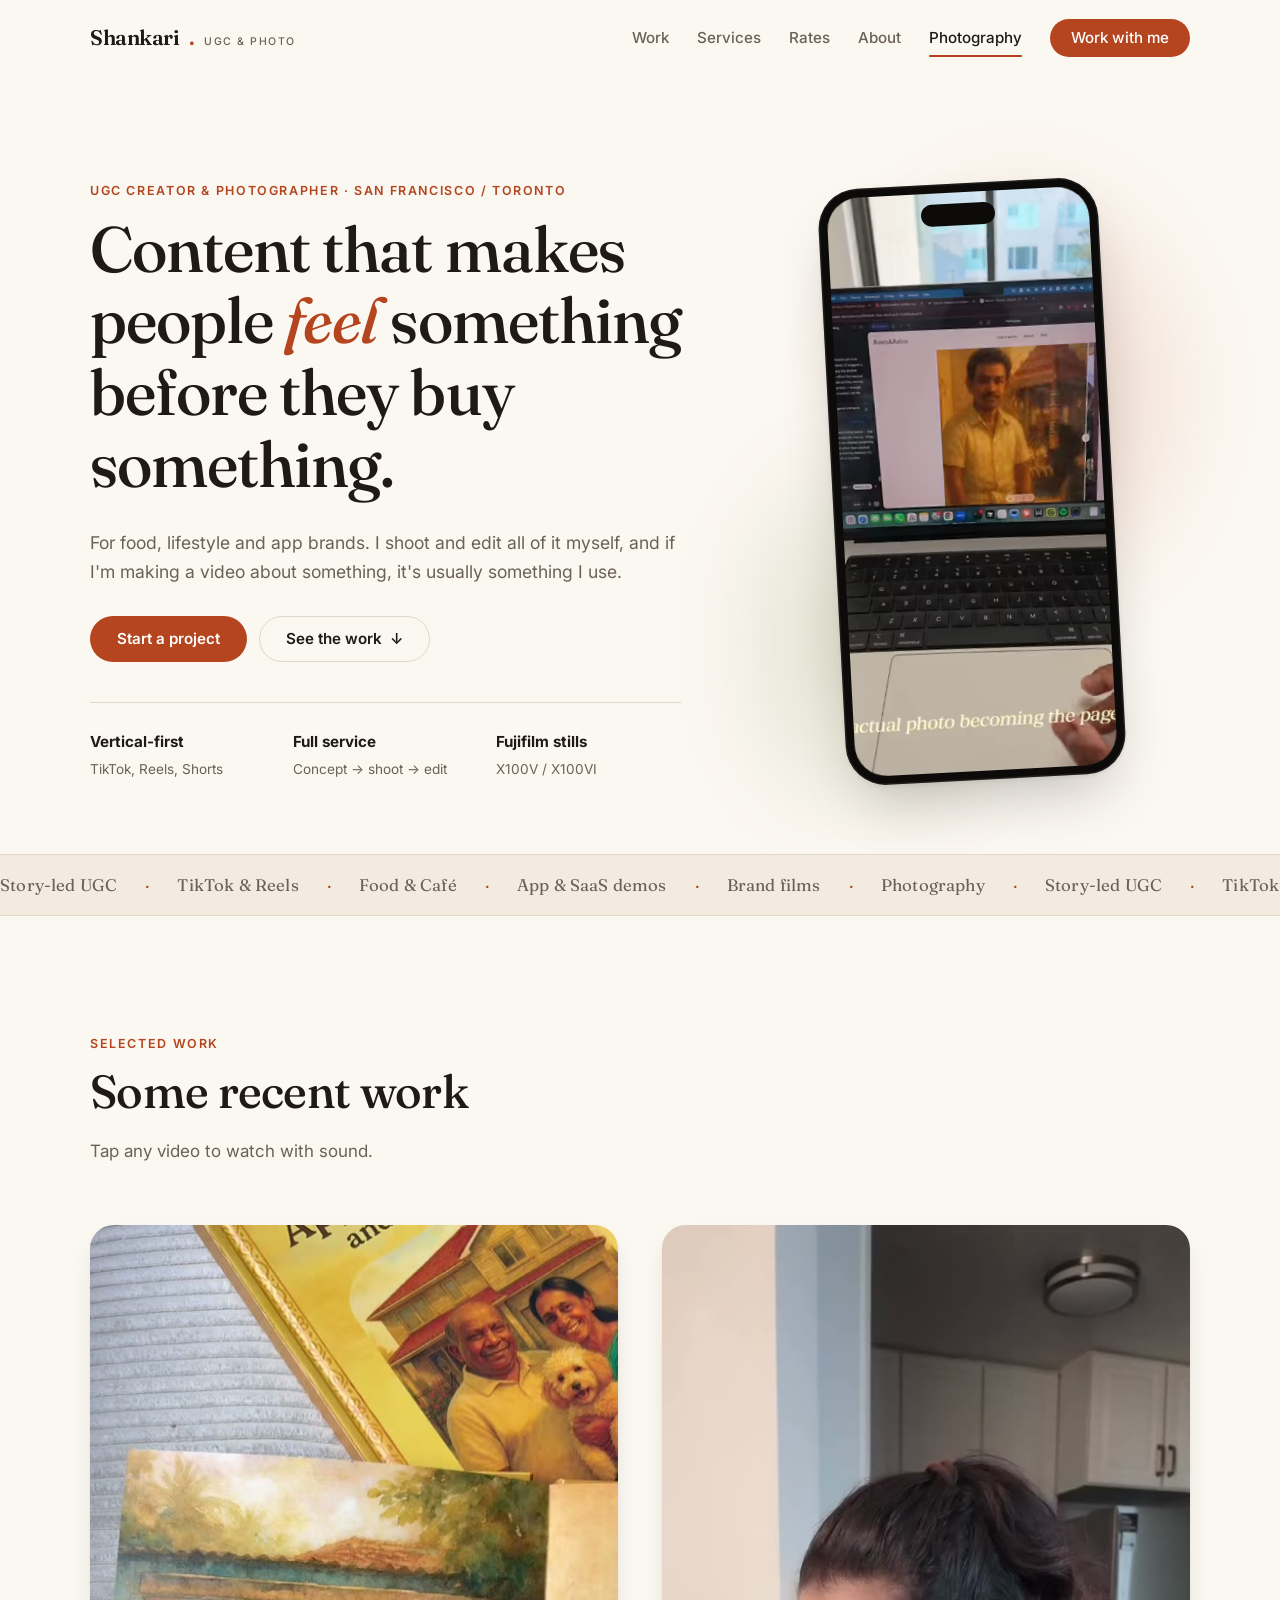
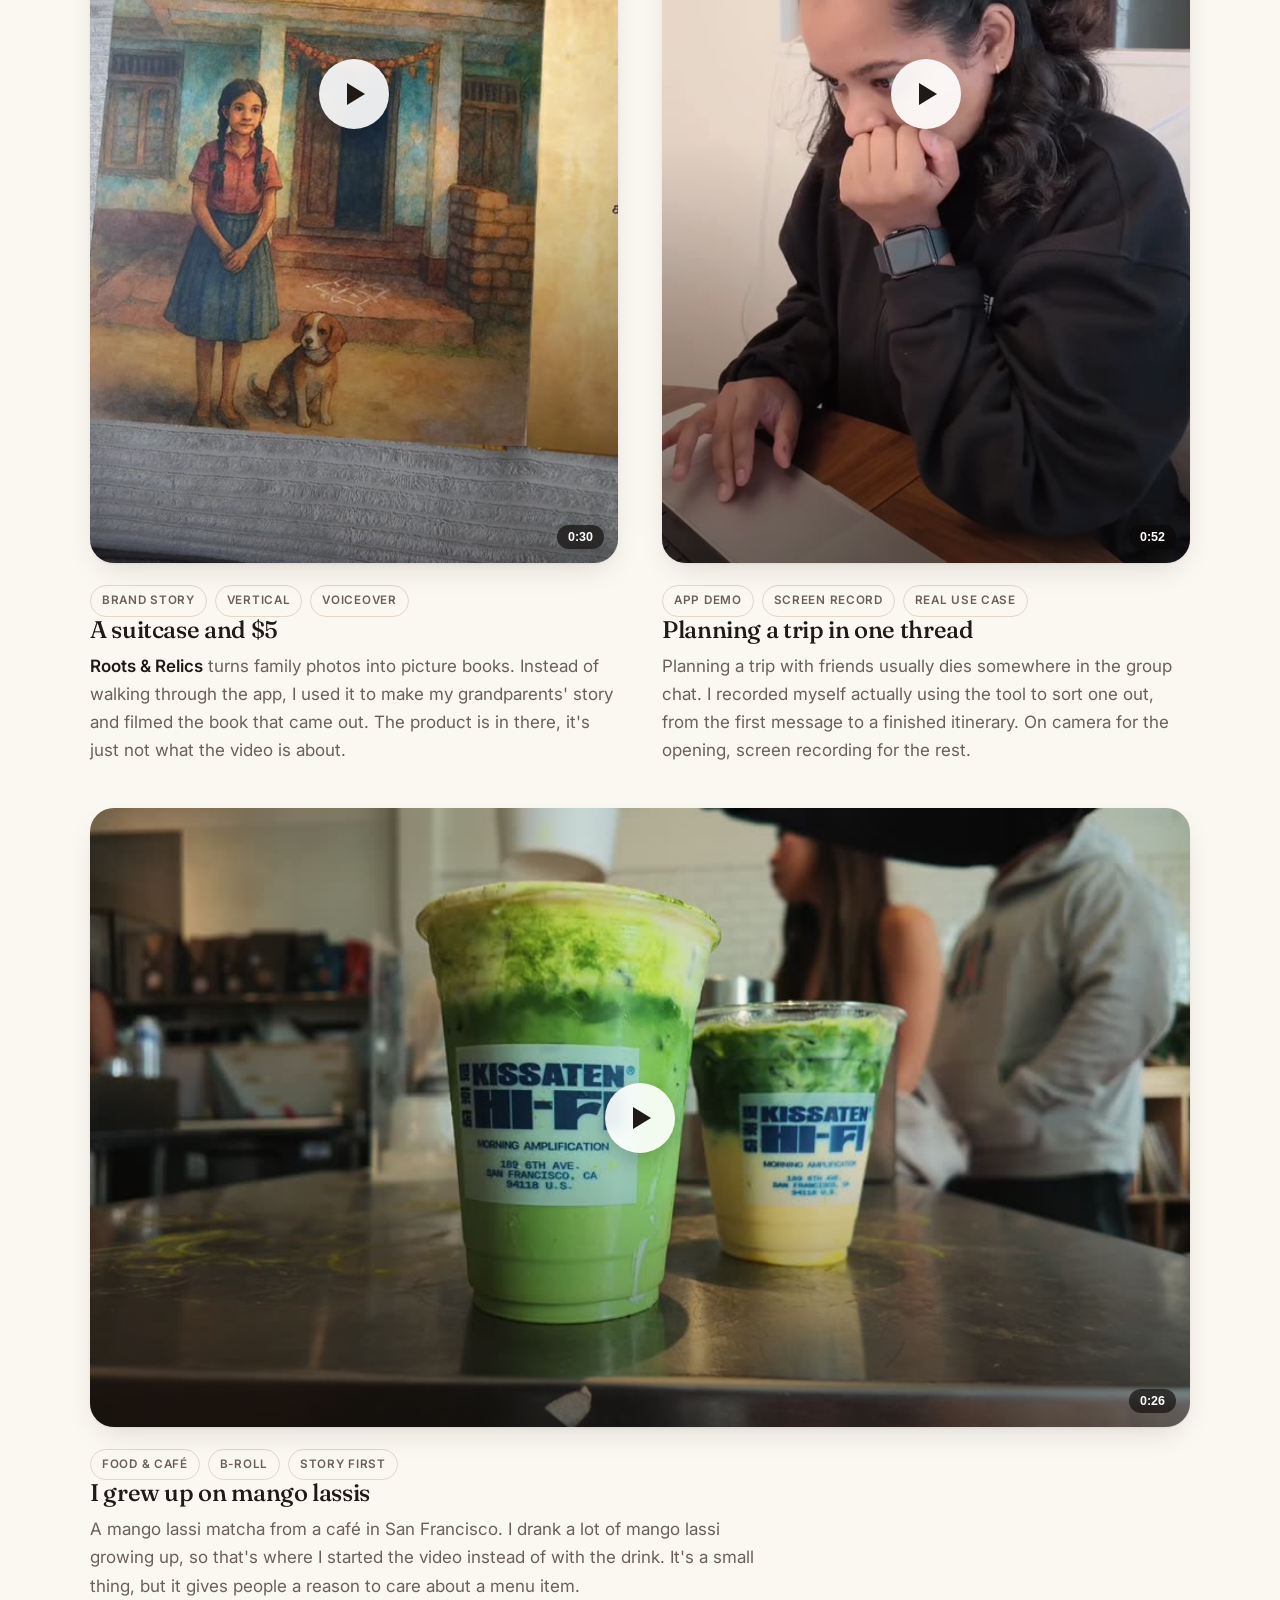
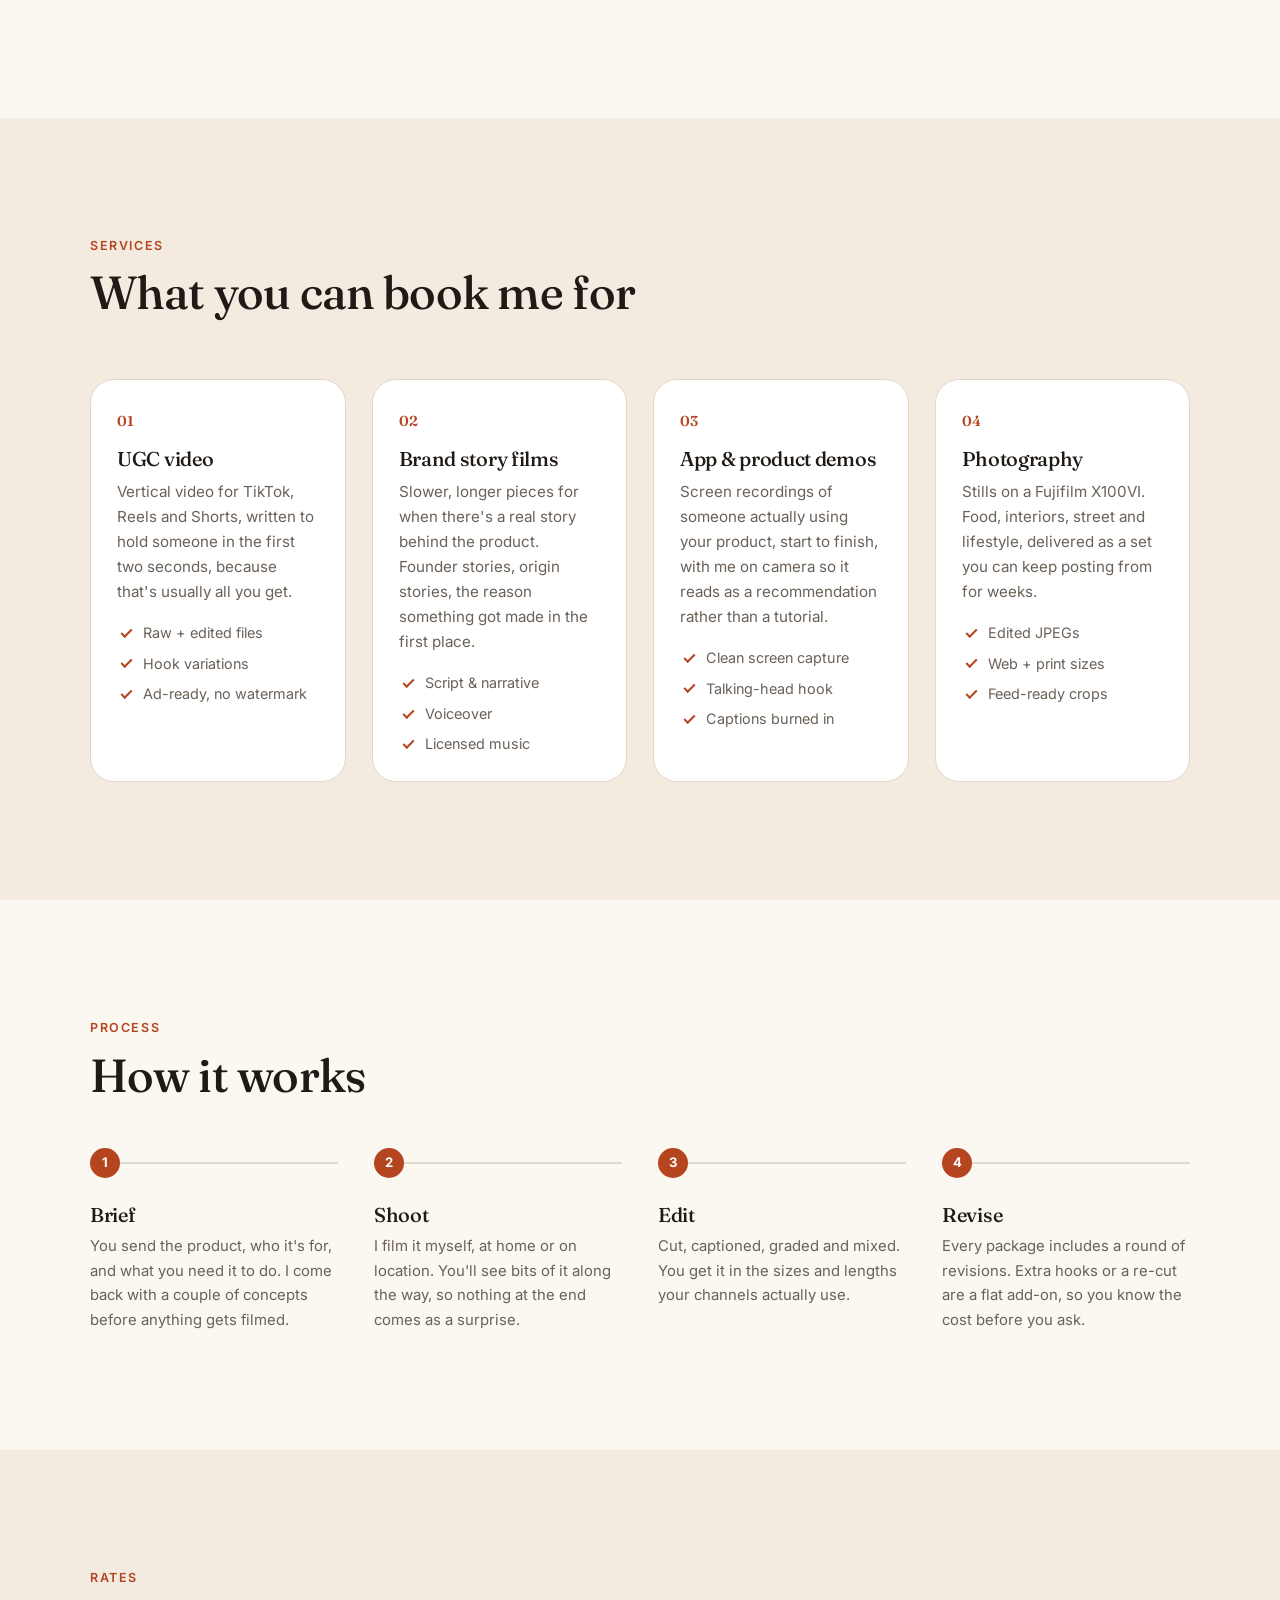
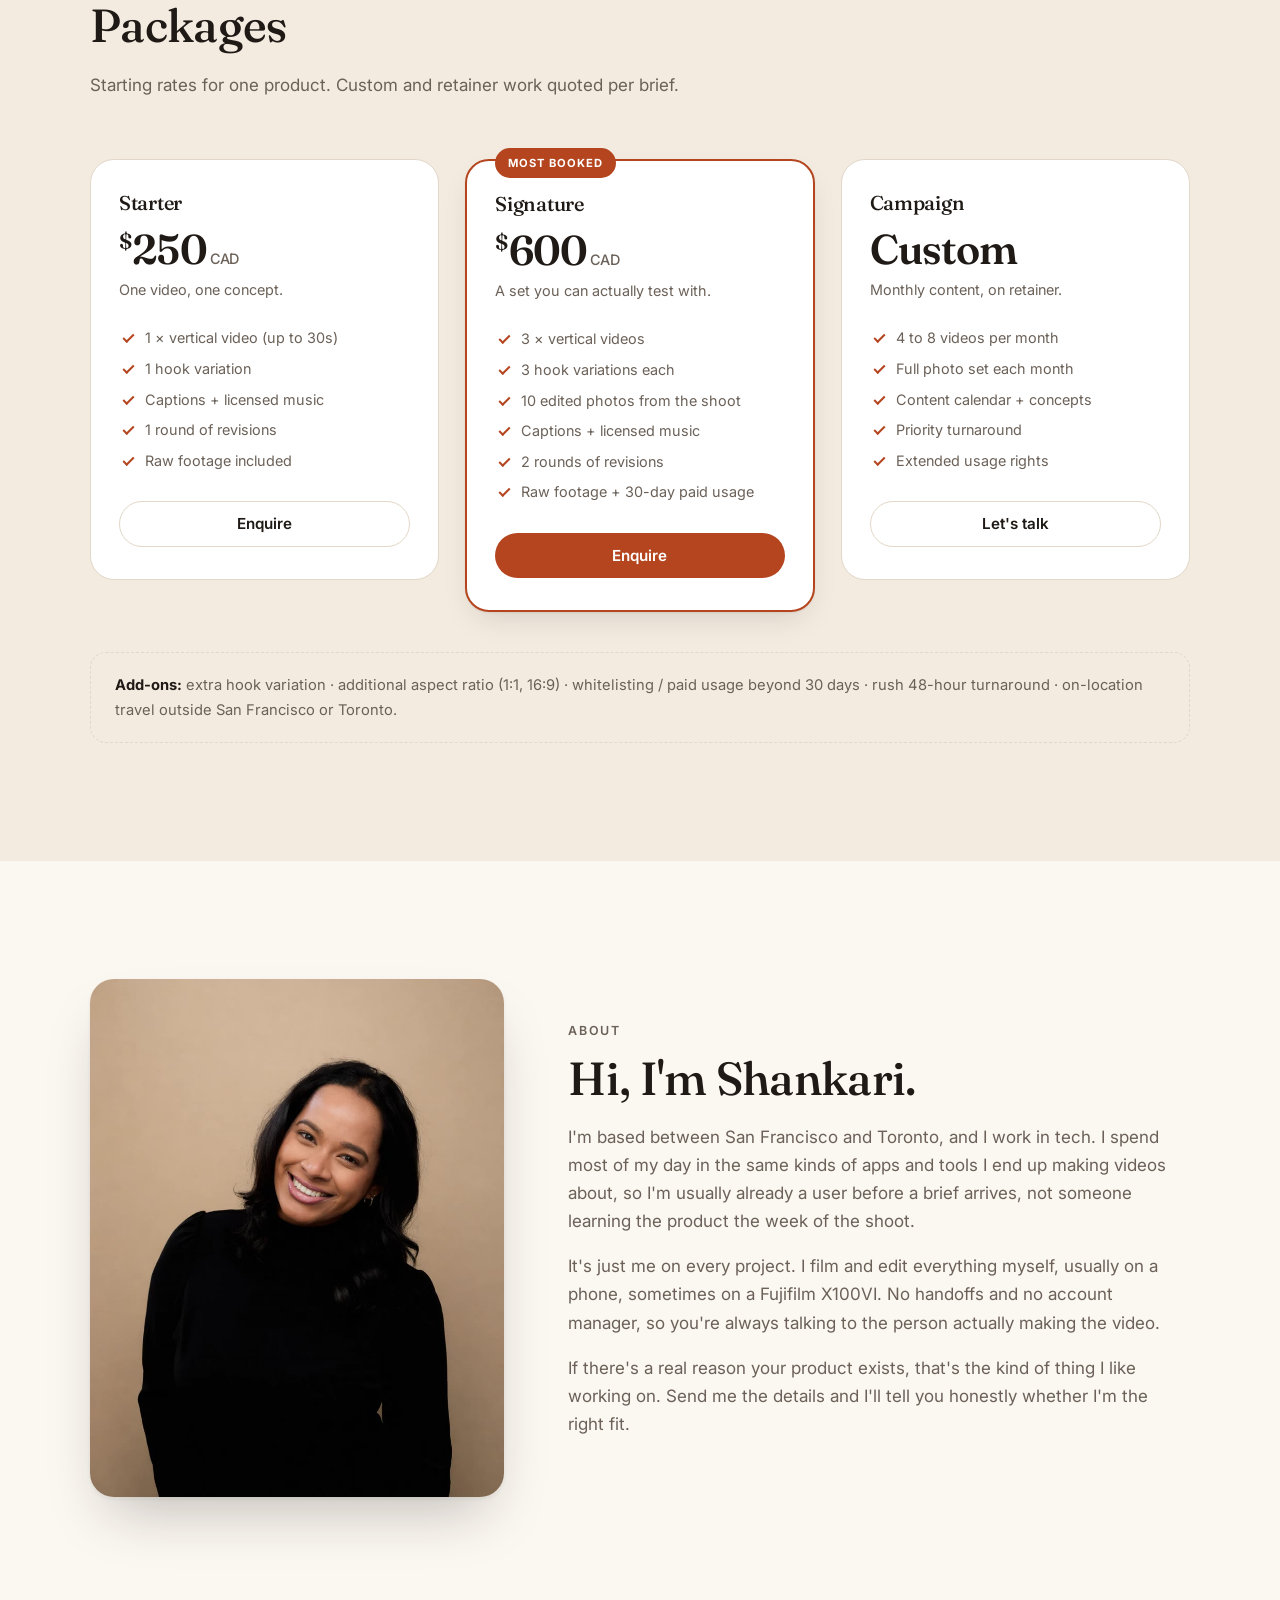
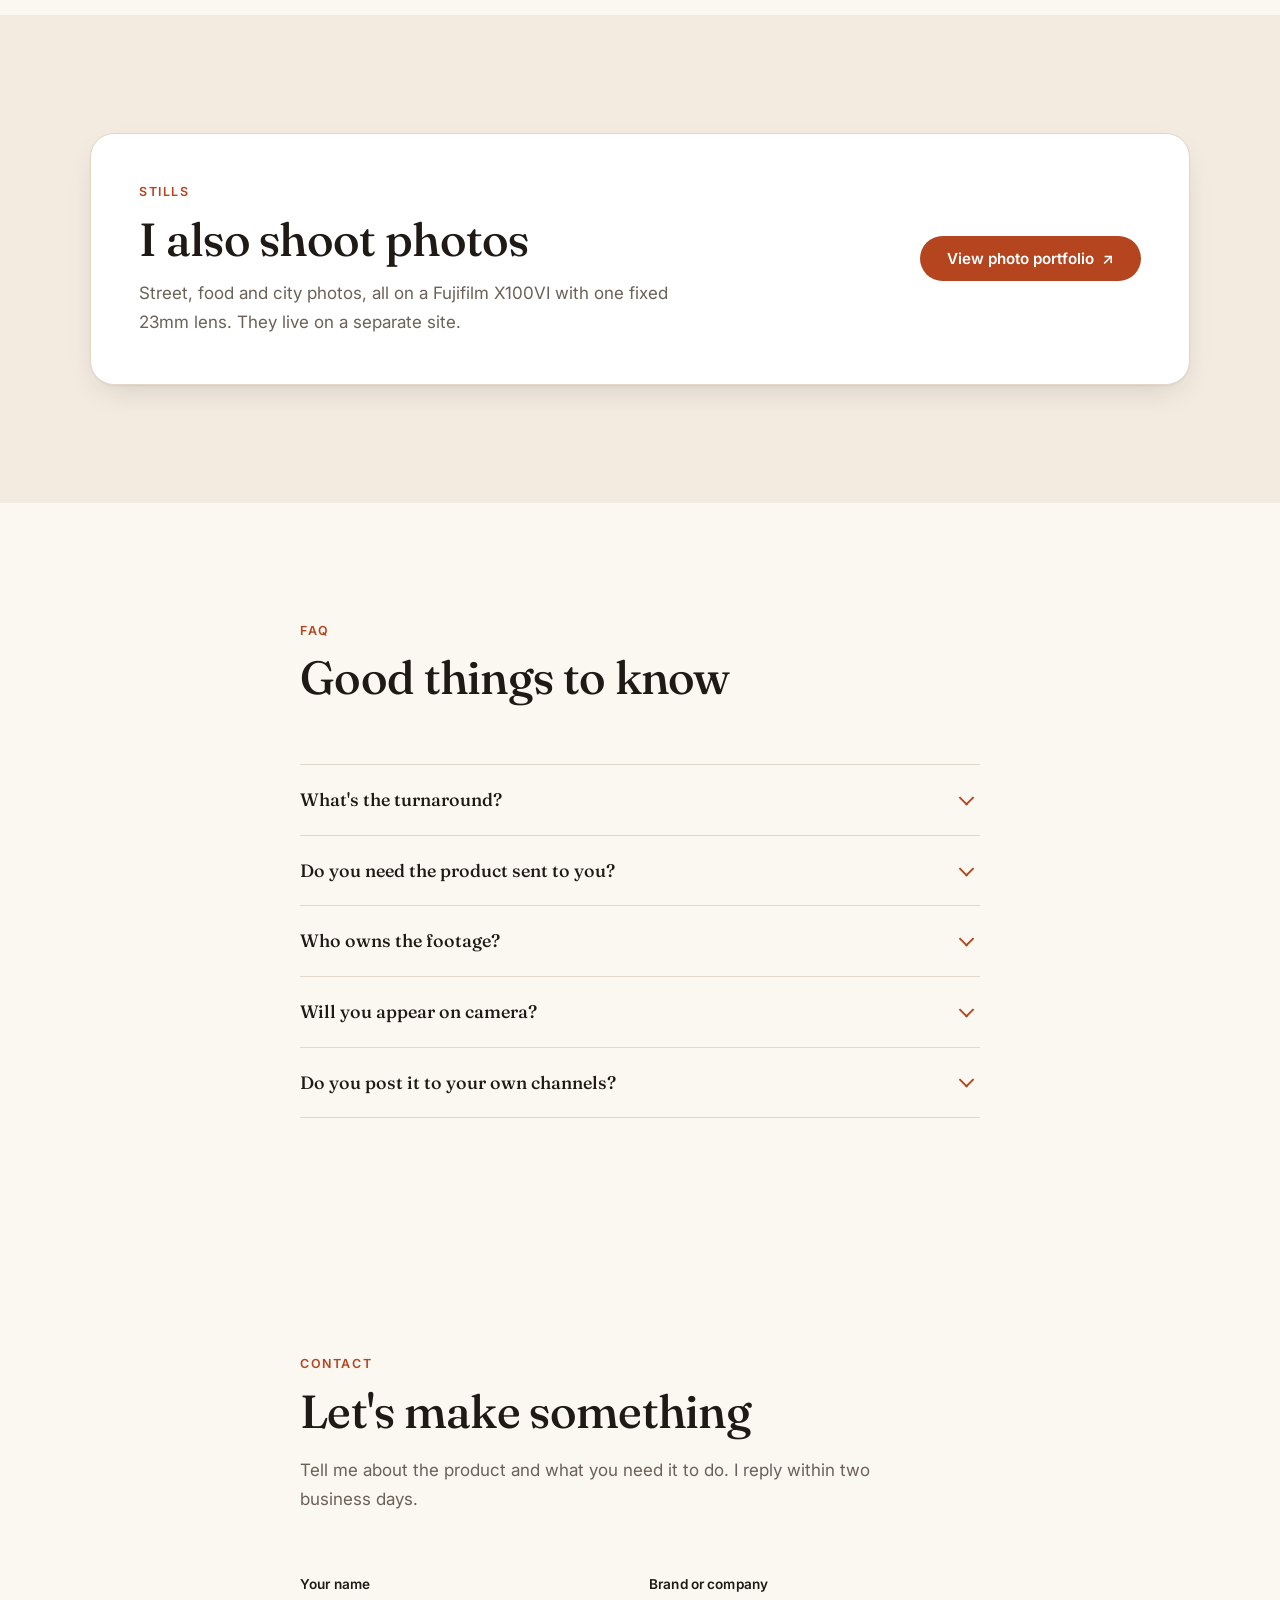
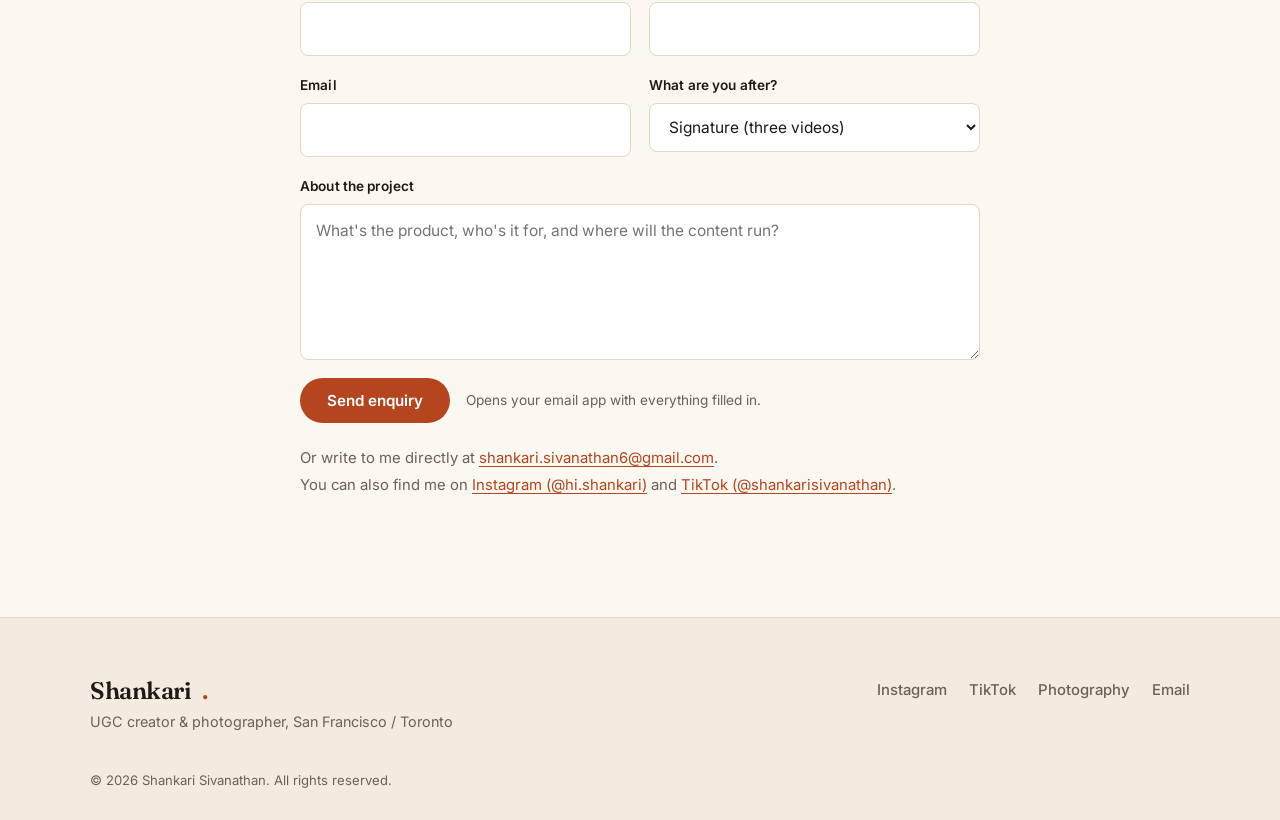
<file: index.html>
<!doctype html>
<html lang="en">
<head>
<meta charset="utf-8">
<meta name="viewport" content="width=device-width, initial-scale=1">

<!-- ═══ EDIT ME ═══ Title + description show up in Google and when the link is shared. -->
<title>Shankari Sivanathan | UGC Creator &amp; Photographer</title>
<meta name="description" content="Short-form video and photography for food, lifestyle and app brands. Based in San Francisco and Toronto.">
<meta name="author" content="Shankari Sivanathan">
<meta name="theme-color" content="#fbf7f1" media="(prefers-color-scheme: light)">
<meta name="theme-color" content="#16120f" media="(prefers-color-scheme: dark)">

<!-- Social share preview -->
<meta property="og:type" content="website">
<meta property="og:title" content="Shankari Sivanathan | UGC Creator &amp; Photographer">
<meta property="og:description" content="Short-form video and photography for food, lifestyle and app brands.">
<meta property="og:image" content="assets/img/og-image.jpg">
<meta name="twitter:card" content="summary_large_image">

<link rel="icon" href="data:image/svg+xml,%3Csvg xmlns='http://www.w3.org/2000/svg' viewBox='0 0 100 100'%3E%3Ctext y='.9em' font-size='90'%3E%F0%9F%8E%9E%EF%B8%8F%3C/text%3E%3C/svg%3E">

<link rel="preconnect" href="https://fonts.googleapis.com">
<link rel="preconnect" href="https://fonts.gstatic.com" crossorigin>
<link href="https://fonts.googleapis.com/css2?family=Fraunces:opsz,wght@9..144,400;9..144,500;9..144,600&family=Inter:wght@400;500;600&display=swap" rel="stylesheet">
<link rel="stylesheet" href="assets/css/styles.css">
</head>

<body>
<a class="skip-link" href="#work">Skip to work</a>

<!-- ───────────────────────── Header ───────────────────────── -->
<header class="site-header" id="top">
  <div class="wrap header-inner">
    <a class="wordmark" href="#top">
      Shankari<span class="dot">.</span>
      <span class="wordmark-sub">UGC &amp; Photo</span>
    </a>

    <nav class="nav" id="nav" aria-label="Main">
      <a href="#work">Work</a>
      <a href="#services">Services</a>
      <a href="#rates">Rates</a>
      <a href="#about">About</a>
      <a href="#photography">Photography</a>
      <a class="btn btn-sm btn-primary" href="#contact">Work with me</a>
    </nav>

    <button class="nav-toggle" id="navToggle" aria-expanded="false" aria-controls="nav" aria-label="Open menu">
      <span></span><span></span><span></span>
    </button>
  </div>
</header>

<main>

<!-- ───────────────────────── Hero ───────────────────────── -->
<section class="hero">
  <div class="wrap hero-grid">
    <div class="hero-copy reveal">
      <p class="eyebrow">UGC Creator &amp; Photographer · San Francisco / Toronto</p>
      <h1>Content that makes people <em>feel</em> something<br>before they buy something.</h1>
      <p class="lede">
        For food, lifestyle and app brands. I shoot and edit all of it myself, and if I'm
        making a video about something, it's usually something I use.
      </p>
      <div class="hero-actions">
        <a class="btn btn-primary" href="#contact">Start a project</a>
        <a class="btn btn-ghost" href="#work">See the work <span aria-hidden="true">↓</span></a>
      </div>
      <ul class="hero-meta">
        <li><strong>Vertical-first</strong><span>TikTok, Reels, Shorts</span></li>
        <li><strong>Full service</strong><span>Concept → shoot → edit</span></li>
        <li><strong>Fujifilm stills</strong><span>X100V / X100VI</span></li>
      </ul>
    </div>

    <div class="hero-visual reveal" aria-hidden="true">
      <div class="phone">
        <div class="phone-notch"></div>
        <video poster="assets/img/poster-roots.jpg"
               muted loop playsinline autoplay preload="metadata" tabindex="-1">
          <source src="assets/video/hero-loop.mp4"  type="video/mp4">
          <source src="assets/video/hero-loop.webm" type="video/webm">
        </video>
      </div>
      <div class="hero-blob"></div>
    </div>
  </div>
</section>

<!-- ───────────────────────── Marquee ───────────────────────── -->
<div class="marquee" aria-hidden="true">
  <div class="marquee-track">
    <span>Story-led UGC</span><span>·</span><span>TikTok &amp; Reels</span><span>·</span>
    <span>Food &amp; Café</span><span>·</span><span>App &amp; SaaS demos</span><span>·</span>
    <span>Brand films</span><span>·</span><span>Photography</span><span>·</span>
    <span>Story-led UGC</span><span>·</span><span>TikTok &amp; Reels</span><span>·</span>
    <span>Food &amp; Café</span><span>·</span><span>App &amp; SaaS demos</span><span>·</span>
    <span>Brand films</span><span>·</span><span>Photography</span><span>·</span>
  </div>
</div>

<!-- ───────────────────────── Work ───────────────────────── -->
<section class="section" id="work">
  <div class="wrap">
    <header class="section-head reveal">
      <p class="eyebrow">Selected work</p>
      <h2>Some recent work</h2>
      <p class="section-sub">Tap any video to watch with sound.</p>
    </header>

    <!--
      ═══ ADD A NEW VIDEO ═══
      1. Drop the .mp4 in  assets/video/   (H.264 / .mp4, not .mov)
         Optional: a matching .webm, listed in data-video-webm (see README)
      2. Drop a poster .jpg in  assets/img/
      3. Copy one <article class="work-card"> block below and change the
         data-video, data-title, poster, heading and text.
         Use class "is-wide" on the card for landscape (16:9) videos.
    -->
    <div class="work-grid">

      <article class="work-card reveal">
        <button class="work-media" data-video="assets/video/roots-and-relics.mp4"
                data-video-webm="assets/video/roots-and-relics.webm"
                data-title="Roots &amp; Relics, brand story film"
                aria-label="Play: Roots and Relics brand story film">
          <img src="assets/img/poster-roots.jpg" alt="Pages of a handmade picture book telling a family's story" loading="lazy" width="540" height="960">
          <span class="play" aria-hidden="true"></span>
          <span class="dur">0:30</span>
        </button>
        <div class="work-body">
          <p class="tags"><span>Brand story</span><span>Vertical</span><span>Voiceover</span></p>
          <h3>A suitcase and $5</h3>
          <p><strong>Roots &amp; Relics</strong> turns family photos into picture books. Instead
             of walking through the app, I used it to make my grandparents' story and filmed the
             book that came out. The product is in there, it's just not what the video is about.</p>
        </div>
      </article>

      <article class="work-card reveal">
        <button class="work-media" data-video="assets/video/ai-trip-planner.mp4"
                data-video-webm="assets/video/ai-trip-planner.webm"
                data-title="AI trip planner, product demo"
                aria-label="Play: AI trip planner product demo">
          <img src="assets/img/poster-trip.jpg" alt="Creator at a laptop planning a trip with an AI assistant" loading="lazy" width="540" height="960">
          <span class="play" aria-hidden="true"></span>
          <span class="dur">0:52</span>
        </button>
        <div class="work-body">
          <p class="tags"><span>App demo</span><span>Screen record</span><span>Real use case</span></p>
          <h3>Planning a trip in one thread</h3>
          <p>Planning a trip with friends usually dies somewhere in the group chat. I recorded
             myself actually using the tool to sort one out, from the first message to a finished
             itinerary. On camera for the opening, screen recording for the rest.</p>
        </div>
      </article>

      <article class="work-card is-wide reveal">
        <button class="work-media" data-video="assets/video/kissaten-matcha.mp4"
                data-video-webm="assets/video/kissaten-matcha.webm"
                data-title="Kissaten Hi-Fi, caf&eacute; content"
                aria-label="Play: Kissaten Hi-Fi café content">
          <img src="assets/img/poster-matcha.jpg" alt="Two mango lassi matcha drinks on a café counter" loading="lazy" width="960" height="540">
          <span class="play" aria-hidden="true"></span>
          <span class="dur">0:26</span>
        </button>
        <div class="work-body">
          <p class="tags"><span>Food &amp; café</span><span>B-roll</span><span>Story first</span></p>
          <h3>I grew up on mango lassis</h3>
          <p>A mango lassi matcha from a caf&eacute; in San Francisco. I drank a lot of mango
             lassi growing up, so that's where I started the video instead of with the drink. It's
             a small thing, but it gives people a reason to care about a menu item.</p>
        </div>
      </article>

    </div>
  </div>
</section>

<!-- ───────────────────────── Services ───────────────────────── -->
<section class="section section-alt" id="services">
  <div class="wrap">
    <header class="section-head reveal">
      <p class="eyebrow">Services</p>
      <h2>What you can book me for</h2>
    </header>

    <div class="card-grid">
      <article class="card reveal">
        <span class="card-num">01</span>
        <h3>UGC video</h3>
        <p>Vertical video for TikTok, Reels and Shorts, written to hold someone in the first
           two seconds, because that's usually all you get.</p>
        <ul class="ticks">
          <li>Raw + edited files</li><li>Hook variations</li><li>Ad-ready, no watermark</li>
        </ul>
      </article>

      <article class="card reveal">
        <span class="card-num">02</span>
        <h3>Brand story films</h3>
        <p>Slower, longer pieces for when there's a real story behind the product. Founder
           stories, origin stories, the reason something got made in the first place.</p>
        <ul class="ticks">
          <li>Script &amp; narrative</li><li>Voiceover</li><li>Licensed music</li>
        </ul>
      </article>

      <article class="card reveal">
        <span class="card-num">03</span>
        <h3>App &amp; product demos</h3>
        <p>Screen recordings of someone actually using your product, start to finish, with me
           on camera so it reads as a recommendation rather than a tutorial.</p>
        <ul class="ticks">
          <li>Clean screen capture</li><li>Talking-head hook</li><li>Captions burned in</li>
        </ul>
      </article>

      <article class="card reveal">
        <span class="card-num">04</span>
        <h3>Photography</h3>
        <p>Stills on a Fujifilm X100VI. Food, interiors, street and lifestyle, delivered as a
           set you can keep posting from for weeks.</p>
        <ul class="ticks">
          <li>Edited JPEGs</li><li>Web + print sizes</li><li>Feed-ready crops</li>
        </ul>
      </article>
    </div>
  </div>
</section>

<!-- ───────────────────────── Process ───────────────────────── -->
<section class="section" id="process">
  <div class="wrap">
    <header class="section-head reveal">
      <p class="eyebrow">Process</p>
      <h2>How it works</h2>
    </header>
    <ol class="steps">
      <li class="reveal"><span class="step-n">1</span><h3>Brief</h3>
        <p>You send the product, who it's for, and what you need it to do. I come back with a
           couple of concepts before anything gets filmed.</p></li>
      <li class="reveal"><span class="step-n">2</span><h3>Shoot</h3>
        <p>I film it myself, at home or on location. You'll see bits of it along the way, so
           nothing at the end comes as a surprise.</p></li>
      <li class="reveal"><span class="step-n">3</span><h3>Edit</h3>
        <p>Cut, captioned, graded and mixed. You get it in the sizes and lengths your channels
           actually use.</p></li>
      <li class="reveal"><span class="step-n">4</span><h3>Revise</h3>
        <p>Every package includes a round of revisions. Extra hooks or a re-cut are a flat
           add-on, so you know the cost before you ask.</p></li>
    </ol>
  </div>
</section>

<!-- ───────────────────────── Rates ───────────────────────── -->
<section class="section section-alt" id="rates">
  <div class="wrap">
    <header class="section-head reveal">
      <p class="eyebrow">Rates</p>
      <h2>Packages</h2>
      <p class="section-sub">Starting rates for one product. Custom and retainer work quoted per brief.</p>
    </header>

    <!--
      ═══ EDIT ME ═══  Set your real prices, currency and deliverables below.
      These numbers are placeholders. Change every one before you share this link.
    -->
    <div class="price-grid">
      <article class="price reveal">
        <h3>Starter</h3>
        <p class="amount"><span class="cur">$</span>250<span class="per"> CAD</span></p>
        <p class="price-sub">One video, one concept.</p>
        <ul class="ticks">
          <li>1 × vertical video (up to 30s)</li>
          <li>1 hook variation</li>
          <li>Captions + licensed music</li>
          <li>1 round of revisions</li>
          <li>Raw footage included</li>
        </ul>
        <a class="btn btn-ghost btn-block" href="#contact">Enquire</a>
      </article>

      <article class="price featured reveal">
        <span class="badge">Most booked</span>
        <h3>Signature</h3>
        <p class="amount"><span class="cur">$</span>600<span class="per"> CAD</span></p>
        <p class="price-sub">A set you can actually test with.</p>
        <ul class="ticks">
          <li>3 × vertical videos</li>
          <li>3 hook variations each</li>
          <li>10 edited photos from the shoot</li>
          <li>Captions + licensed music</li>
          <li>2 rounds of revisions</li>
          <li>Raw footage + 30-day paid usage</li>
        </ul>
        <a class="btn btn-primary btn-block" href="#contact">Enquire</a>
      </article>

      <article class="price reveal">
        <h3>Campaign</h3>
        <p class="amount">Custom</p>
        <p class="price-sub">Monthly content, on retainer.</p>
        <ul class="ticks">
          <li>4 to 8 videos per month</li>
          <li>Full photo set each month</li>
          <li>Content calendar + concepts</li>
          <li>Priority turnaround</li>
          <li>Extended usage rights</li>
        </ul>
        <a class="btn btn-ghost btn-block" href="#contact">Let's talk</a>
      </article>
    </div>

    <p class="addons reveal">
      <strong>Add-ons:</strong> extra hook variation · additional aspect ratio (1:1, 16:9) ·
      whitelisting / paid usage beyond 30 days · rush 48-hour turnaround · on-location travel
      outside San Francisco or Toronto.
    </p>
  </div>
</section>

<!-- ───────────────────────── About ───────────────────────── -->
<section class="section" id="about">
  <div class="wrap about-grid">
    <div class="about-photo reveal">
      <img src="assets/img/portrait.jpg" alt="Portrait of Shankari, smiling, against a warm neutral backdrop" loading="lazy" width="800" height="1000">
    </div>
    <div class="about-copy reveal">
      <p class="eyebrow">About</p>
      <h2>Hi, I'm Shankari.</h2>
      <p>I'm based between San Francisco and Toronto, and I work in tech. I spend most of my
         day in the same kinds of apps and tools I end up making videos about, so I'm usually
         already a user before a brief arrives, not someone learning the product the week of
         the shoot.</p>
      <p>It's just me on every project. I film and edit everything myself, usually on a phone,
         sometimes on a Fujifilm X100VI. No handoffs and no account manager, so you're always
         talking to the person actually making the video.</p>
      <p>If there's a real reason your product exists, that's the kind of thing I like working
         on. Send me the details and I'll tell you honestly whether I'm the right fit.</p>
    </div>
  </div>
</section>

<!-- ───────────────────────── Photography ───────────────────────── -->
<section class="section section-alt" id="photography">
  <div class="wrap">
    <div class="photo-cta reveal">
      <div>
        <p class="eyebrow">Stills</p>
        <h2>I also shoot photos</h2>
        <p>Street, food and city photos, all on a Fujifilm X100VI with one fixed 23mm lens.
           They live on a separate site.</p>
      </div>
      <!-- ═══ EDIT ME ═══ Your Fujifilm portfolio link. -->
      <a class="btn btn-primary" href="https://readymag.website/u4170055511/6109700/" target="_blank" rel="noopener">
        View photo portfolio <span aria-hidden="true">↗</span>
      </a>
    </div>
  </div>
</section>

<!-- ───────────────────────── FAQ ───────────────────────── -->
<section class="section" id="faq">
  <div class="wrap narrow">
    <header class="section-head reveal">
      <p class="eyebrow">FAQ</p>
      <h2>Good things to know</h2>
    </header>

    <div class="faq reveal">
      <details>
        <summary>What's the turnaround?</summary>
        <p>Usually 7 to 10 days from when the product arrives, depending on the package. I can
           turn it around in 48 hours as a rush add-on.</p>
      </details>
      <details>
        <summary>Do you need the product sent to you?</summary>
        <p>For physical products, yes. I'd rather use something properly before filming it, and
           you can usually tell on camera when someone hasn't. For apps, account access is fine.</p>
      </details>
      <details>
        <summary>Who owns the footage?</summary>
        <p>You own the delivered videos for organic posting. Paid ads and whitelisting are
           covered for 30 days on Signature, and longer usage is a flat add-on.</p>
      </details>
      <details>
        <summary>Will you appear on camera?</summary>
        <p>Yes, when it helps. Some products do better with hands-only or plain B-roll, and
           I'll say so if I think that's the case with yours.</p>
      </details>
      <details>
        <summary>Do you post it to your own channels?</summary>
        <p>Everything is delivered for you to post. If you want it going out on my accounts
           too, that's a separate add-on and I'd quote it per campaign.</p>
      </details>
    </div>
  </div>
</section>

<!-- ───────────────────────── Contact ───────────────────────── -->
<section class="section contact" id="contact">
  <div class="wrap narrow">
    <header class="section-head reveal">
      <p class="eyebrow">Contact</p>
      <h2>Let's make something</h2>
      <p class="section-sub">Tell me about the product and what you need it to do. I reply within two business days.</p>
    </header>

    <!--
      This form opens the visitor's email app, pre-filled, addressed to the
      data-email below. It needs no server, so it works on GitHub Pages as-is.

      Want messages to land in your inbox without opening their mail app?
      Make a free form at https://formspree.io, then replace the <form> tag with:
          <form class="form" action="https://formspree.io/f/YOUR_ID" method="POST">
      and delete the data-email attribute.
    -->
    <form class="form reveal" id="contactForm" data-email="shankari.sivanathan6@gmail.com">
      <div class="field">
        <label for="f-name">Your name</label>
        <input id="f-name" name="name" type="text" required autocomplete="name">
      </div>
      <div class="field">
        <label for="f-brand">Brand or company</label>
        <input id="f-brand" name="brand" type="text" autocomplete="organization">
      </div>
      <div class="field">
        <label for="f-email">Email</label>
        <input id="f-email" name="email" type="email" required autocomplete="email">
      </div>
      <div class="field">
        <label for="f-package">What are you after?</label>
        <select id="f-package" name="package">
          <option>Starter (one video)</option>
          <option selected>Signature (three videos)</option>
          <option>Campaign (monthly retainer)</option>
          <option>Photography only</option>
          <option>Not sure yet</option>
        </select>
      </div>
      <div class="field full">
        <label for="f-msg">About the project</label>
        <textarea id="f-msg" name="message" rows="5" required
          placeholder="What's the product, who's it for, and where will the content run?"></textarea>
      </div>
      <div class="full form-actions">
        <button class="btn btn-primary" type="submit">Send enquiry</button>
        <p class="form-note" id="formNote">Opens your email app with everything filled in.</p>
      </div>
    </form>

    <p class="form-direct reveal">
      Or write to me directly at <a href="mailto:shankari.sivanathan6@gmail.com">shankari.sivanathan6@gmail.com</a>.<br>
      You can also find me on
      <a href="https://www.instagram.com/hi.shankari/" target="_blank" rel="noopener">Instagram (@hi.shankari)</a> and
      <a href="https://www.tiktok.com/@shankarisivanathan" target="_blank" rel="noopener">TikTok (@shankarisivanathan)</a>.
    </p>
  </div>
</section>

</main>

<!-- ───────────────────────── Footer ───────────────────────── -->
<footer class="site-footer">
  <div class="wrap footer-inner">
    <div>
      <p class="wordmark">Shankari<span class="dot">.</span></p>
      <p class="muted">UGC creator &amp; photographer, San Francisco / Toronto</p>
    </div>
    <!-- Social links. -->
    <nav class="footer-links" aria-label="Elsewhere">
      <a href="https://www.instagram.com/hi.shankari/" target="_blank" rel="noopener" title="Instagram @hi.shankari">Instagram</a>
      <a href="https://www.tiktok.com/@shankarisivanathan" target="_blank" rel="noopener" title="TikTok @shankarisivanathan">TikTok</a>
      <a href="https://readymag.website/u4170055511/6109700/" target="_blank" rel="noopener">Photography</a>
      <a href="mailto:shankari.sivanathan6@gmail.com">Email</a>
    </nav>
  </div>
  <p class="copyright">© <span id="year">2026</span> Shankari Sivanathan. All rights reserved.</p>
</footer>

<!-- ───────────────────────── Video lightbox ───────────────────────── -->
<div class="lightbox" id="lightbox" role="dialog" aria-modal="true" aria-label="Video player" hidden>
  <button class="lb-close" id="lbClose" aria-label="Close video">&times;</button>
  <figure class="lb-inner">
    <video id="lbVideo" controls playsinline preload="metadata"></video>
    <figcaption id="lbCaption"></figcaption>
  </figure>
</div>

<script src="assets/js/main.js"></script>
</body>
</html>
</file>
<file: assets/css/styles.css>
/* ═══════════════════════════════════════════════════════════
   Shankari — UGC portfolio
   Warm editorial: bone paper, espresso ink, terracotta accent.
   ═══════════════════════════════════════════════════════════ */

/* ── Tokens ─────────────────────────────────────────────── */
:root {
  --bg:        #fbf7f1;
  --bg-alt:    #f3ebe0;
  --surface:   #ffffff;
  --ink:       #1f1a16;
  --ink-soft:  #6b6158;
  --line:      #e2d7c8;
  --accent:    #b4451f;
  --accent-ink:#ffffff;
  --accent-sub:#7d8f52;
  --shadow:    0 1px 2px rgba(31,26,22,.05), 0 12px 32px -12px rgba(31,26,22,.18);
  --shadow-lg: 0 2px 4px rgba(31,26,22,.06), 0 30px 60px -20px rgba(31,26,22,.28);

  --font-display: "Fraunces", "Iowan Old Style", Georgia, serif;
  --font-body: "Inter", system-ui, -apple-system, "Segoe UI", sans-serif;

  --r-sm: 8px;
  --r:    16px;
  --r-lg: 24px;
  --wrap: 1180px;
  --pad:  clamp(20px, 5vw, 40px);
}

@media (prefers-color-scheme: dark) {
  :root:not([data-theme="light"]) {
    --bg:        #16120f;
    --bg-alt:    #1e1815;
    --surface:   #221c18;
    --ink:       #f5eee5;
    --ink-soft:  #b0a396;
    --line:      #352c25;
    --accent:    #e2743f;
    --accent-ink:#1a1310;
    --accent-sub:#9db06a;
    --shadow:    0 1px 2px rgba(0,0,0,.4), 0 12px 32px -12px rgba(0,0,0,.6);
    --shadow-lg: 0 2px 4px rgba(0,0,0,.4), 0 30px 60px -20px rgba(0,0,0,.7);
  }
}
:root[data-theme="dark"] {
  --bg:#16120f; --bg-alt:#1e1815; --surface:#221c18; --ink:#f5eee5;
  --ink-soft:#b0a396; --line:#352c25; --accent:#e2743f; --accent-ink:#1a1310;
  --accent-sub:#9db06a;
  --shadow:0 1px 2px rgba(0,0,0,.4),0 12px 32px -12px rgba(0,0,0,.6);
  --shadow-lg:0 2px 4px rgba(0,0,0,.4),0 30px 60px -20px rgba(0,0,0,.7);
}

/* ── Base ───────────────────────────────────────────────── */
*, *::before, *::after { box-sizing: border-box; }

html { scroll-behavior: smooth; scroll-padding-top: 88px; -webkit-text-size-adjust: 100%; }
@media (prefers-reduced-motion: reduce) { html { scroll-behavior: auto; } }

body {
  margin: 0;
  background: var(--bg);
  color: var(--ink);
  font-family: var(--font-body);
  font-size: 17px;
  line-height: 1.65;
  -webkit-font-smoothing: antialiased;
  overflow-x: hidden;
}

img, video { max-width: 100%; display: block; }
a { color: inherit; }

h1, h2, h3 {
  font-family: var(--font-display);
  font-weight: 500;
  line-height: 1.12;
  letter-spacing: -.015em;
  margin: 0 0 .4em;
  text-wrap: balance;
}
h1 { font-size: clamp(2.3rem, 5.6vw, 4rem); }
h2 { font-size: clamp(1.9rem, 4vw, 2.9rem); }
h3 { font-size: 1.25rem; }
p  { margin: 0 0 1em; text-wrap: pretty; }
em { font-style: italic; }

:focus-visible {
  outline: 2.5px solid var(--accent);
  outline-offset: 3px;
  border-radius: 4px;
}

.skip-link {
  position: absolute; left: -9999px; top: 0; z-index: 200;
  background: var(--accent); color: var(--accent-ink);
  padding: 12px 20px; border-radius: 0 0 var(--r-sm) 0; font-weight: 600;
}
.skip-link:focus { left: 0; }

.wrap { width: 100%; max-width: var(--wrap); margin-inline: auto; padding-inline: var(--pad); }
.wrap.narrow { max-width: 760px; }

.eyebrow {
  font-size: .78rem; font-weight: 600; letter-spacing: .13em;
  text-transform: uppercase; color: var(--accent); margin: 0 0 .9em;
}
.muted { color: var(--ink-soft); }

/* ── Buttons ────────────────────────────────────────────── */
.btn {
  display: inline-flex; align-items: center; justify-content: center; gap: .5em;
  padding: 14px 26px; border: 1.5px solid transparent; border-radius: 999px;
  font: 600 .95rem/1 var(--font-body); text-decoration: none; cursor: pointer;
  transition: transform .18s ease, background-color .18s ease, color .18s ease, border-color .18s ease;
  white-space: nowrap;
}
.btn:hover { transform: translateY(-2px); }
.btn:active { transform: translateY(0); }
.btn-primary { background: var(--accent); color: var(--accent-ink); }
.btn-primary:hover { background: color-mix(in srgb, var(--accent) 85%, var(--ink)); }
.btn-ghost { border-color: var(--line); color: var(--ink); background: transparent; }
.btn-ghost:hover { border-color: var(--accent); color: var(--accent); }
.btn-sm { padding: 10px 20px; font-size: .88rem; }
.btn-block { display: flex; width: 100%; }

/* ── Header ─────────────────────────────────────────────── */
.site-header {
  position: sticky; top: 0; z-index: 100;
  background: color-mix(in srgb, var(--bg) 88%, transparent);
  backdrop-filter: blur(14px);
  border-bottom: 1px solid transparent;
  transition: border-color .25s ease;
}
.site-header.stuck { border-bottom-color: var(--line); }

.header-inner { display: flex; align-items: center; justify-content: space-between; gap: 20px; min-height: 76px; }

.wordmark {
  font-family: var(--font-display); font-size: 1.32rem; font-weight: 600;
  text-decoration: none; letter-spacing: -.02em; line-height: 1.1;
  display: flex; align-items: baseline; gap: .45em; margin: 0;
}
.wordmark .dot { color: var(--accent); }
.wordmark-sub {
  font: 500 .66rem/1 var(--font-body); letter-spacing: .14em;
  text-transform: uppercase; color: var(--ink-soft);
}

.nav { display: flex; align-items: center; gap: 28px; }
.nav a {
  text-decoration: none; font-size: .95rem; font-weight: 500; color: var(--ink-soft);
  transition: color .18s ease; position: relative;
}
.nav a:not(.btn):hover, .nav a.active { color: var(--ink); }
.nav a.btn-primary { color: var(--accent-ink); }
.nav a.btn-ghost { color: var(--ink); }
.nav a:not(.btn).active::after {
  content: ""; position: absolute; left: 0; right: 0; bottom: -6px;
  height: 2px; background: var(--accent); border-radius: 2px;
}

.nav-toggle {
  display: none; flex-direction: column; justify-content: center; gap: 5px;
  width: 44px; height: 44px; padding: 0 10px;
  background: none; border: 1px solid var(--line); border-radius: 12px; cursor: pointer;
}
.nav-toggle span {
  display: block; height: 2px; background: var(--ink); border-radius: 2px;
  transition: transform .25s ease, opacity .2s ease;
}
.nav-toggle[aria-expanded="true"] span:nth-child(1) { transform: translateY(7px) rotate(45deg); }
.nav-toggle[aria-expanded="true"] span:nth-child(2) { opacity: 0; }
.nav-toggle[aria-expanded="true"] span:nth-child(3) { transform: translateY(-7px) rotate(-45deg); }

@media (max-width: 900px) {
  .nav-toggle { display: flex; }
  .nav {
    position: fixed; inset: 76px 0 auto 0;
    flex-direction: column; align-items: stretch; gap: 0;
    background: var(--bg); border-bottom: 1px solid var(--line);
    padding: 12px var(--pad) 28px; box-shadow: var(--shadow);
    transform: translateY(-12px); opacity: 0; pointer-events: none;
    transition: opacity .22s ease, transform .22s ease;
    max-height: calc(100dvh - 76px); overflow-y: auto;
  }
  .nav.open { transform: none; opacity: 1; pointer-events: auto; }
  .nav a { padding: 15px 0; border-bottom: 1px solid var(--line); font-size: 1.05rem; }
  .nav a:not(.btn).active::after { display: none; }
  .nav .btn { margin-top: 18px; border-bottom: 0; }
}

/* ── Hero ───────────────────────────────────────────────── */
.hero {
  padding: clamp(48px, 9vw, 104px) 0 clamp(40px, 6vw, 72px);
  position: relative; overflow: hidden;
}
.hero-grid {
  display: grid; grid-template-columns: 1.15fr .85fr;
  gap: clamp(32px, 6vw, 72px); align-items: center;
}
.hero h1 { margin-bottom: .45em; }
.hero h1 em { color: var(--accent); font-style: italic; }

.lede { font-size: 1.1rem; color: var(--ink-soft); max-width: 54ch; }

.hero-actions { display: flex; flex-wrap: wrap; gap: 12px; margin: 30px 0 40px; }

.hero-meta {
  display: grid; grid-template-columns: repeat(3, 1fr); gap: 18px;
  list-style: none; margin: 0; padding: 26px 0 0; border-top: 1px solid var(--line);
}
.hero-meta strong { display: block; font-size: .95rem; }
.hero-meta span { font-size: .85rem; color: var(--ink-soft); }

/* Phone mock */
.hero-visual { position: relative; display: flex; justify-content: center; }
.phone {
  position: relative; width: min(280px, 72vw); aspect-ratio: 9 / 19.2;
  background: #0d0b0a; border-radius: 40px; padding: 9px;
  box-shadow: var(--shadow-lg), 0 0 0 1.5px rgba(255,255,255,.08) inset;
  transform: rotate(-3deg); z-index: 1;
}
.phone video { width: 100%; height: 100%; object-fit: cover; border-radius: 32px; }
.phone-notch {
  position: absolute; top: 20px; left: 50%; transform: translateX(-50%);
  width: 74px; height: 22px; background: #0d0b0a; border-radius: 999px; z-index: 2;
}
.hero-blob {
  position: absolute; inset: -12% -6% -6% -6%; z-index: 0;
  background: radial-gradient(60% 50% at 60% 40%, color-mix(in srgb, var(--accent) 22%, transparent), transparent 70%),
              radial-gradient(50% 45% at 30% 75%, color-mix(in srgb, var(--accent-sub) 26%, transparent), transparent 70%);
  filter: blur(30px);
}

@media (max-width: 900px) {
  .hero-grid { grid-template-columns: 1fr; }
  .phone { width: min(215px, 54vw); transform: rotate(-2deg); }
  .hero-meta { grid-template-columns: 1fr; gap: 12px; }
  .hero-meta li { display: flex; justify-content: space-between; gap: 16px; align-items: baseline; }
}

/* ── Marquee ────────────────────────────────────────────── */
.marquee {
  border-block: 1px solid var(--line); background: var(--bg-alt);
  padding: 16px 0; overflow: hidden; white-space: nowrap;
}
.marquee-track {
  display: inline-flex; gap: 28px; align-items: center;
  animation: slide 38s linear infinite; will-change: transform;
}
.marquee span {
  font-family: var(--font-display); font-size: 1.05rem; color: var(--ink-soft);
  letter-spacing: .01em;
}
.marquee span:nth-child(even) { color: var(--accent); }
@keyframes slide { from { transform: translateX(0); } to { transform: translateX(-50%); } }
@media (prefers-reduced-motion: reduce) { .marquee-track { animation: none; } }

/* ── Sections ───────────────────────────────────────────── */
.section { padding: clamp(64px, 10vw, 118px) 0; }
.section-alt { background: var(--bg-alt); }
.section-head { max-width: 640px; margin-bottom: clamp(36px, 5vw, 60px); }
.section-sub { color: var(--ink-soft); margin: 0; }

/* ── Work grid ──────────────────────────────────────────── */
.work-grid {
  display: grid; grid-template-columns: repeat(2, 1fr);
  gap: clamp(24px, 3.5vw, 44px);
}
.work-card.is-wide { grid-column: 1 / -1; }

.work-media {
  position: relative; display: block; width: 100%; padding: 0; margin: 0 0 22px;
  border: 0; border-radius: var(--r-lg); overflow: hidden; cursor: pointer;
  background: var(--bg-alt); box-shadow: var(--shadow);
  transition: transform .3s cubic-bezier(.2,.7,.3,1), box-shadow .3s ease;
}
.work-media img { width: 100%; height: 100%; object-fit: cover; aspect-ratio: 9 / 16; }
.is-wide .work-media img { aspect-ratio: 16 / 9; }
.work-media:hover { transform: translateY(-5px); box-shadow: var(--shadow-lg); }
.work-media::after {
  content: ""; position: absolute; inset: 0; pointer-events: none;
  background: linear-gradient(to top, rgba(10,7,5,.5), rgba(10,7,5,0) 45%);
}

.play {
  position: absolute; left: 50%; top: 50%; transform: translate(-50%, -50%);
  width: 70px; height: 70px; border-radius: 50%; z-index: 2;
  background: rgba(255,255,255,.9); backdrop-filter: blur(6px);
  box-shadow: 0 8px 24px rgba(0,0,0,.25);
  transition: transform .25s ease, background-color .25s ease;
}
.play::before {
  content: ""; position: absolute; left: 53%; top: 50%; transform: translate(-50%, -50%);
  border-style: solid; border-width: 11px 0 11px 18px;
  border-color: transparent transparent transparent #1f1a16;
}
.work-media:hover .play { transform: translate(-50%, -50%) scale(1.09); background: #fff; }

.dur {
  position: absolute; right: 14px; bottom: 14px; z-index: 2;
  background: rgba(10,7,5,.62); color: #fff; backdrop-filter: blur(4px);
  font-size: .78rem; font-weight: 600; padding: 5px 11px; border-radius: 999px;
  font-variant-numeric: tabular-nums;
}

.work-body h3 { margin-bottom: .35em; font-size: 1.5rem; }
.work-body p { color: var(--ink-soft); margin: 0; max-width: 62ch; }
.work-body strong { color: var(--ink); font-weight: 600; }

.tags { display: flex; flex-wrap: wrap; gap: 8px; margin: 0 0 14px; padding: 0; }
.tags span {
  font-size: .73rem; font-weight: 600; letter-spacing: .06em; text-transform: uppercase;
  padding: 5px 11px; border-radius: 999px;
  border: 1px solid var(--line); color: var(--ink-soft);
}

@media (max-width: 760px) {
  .work-grid { grid-template-columns: 1fr; }
  .work-media img { aspect-ratio: 4 / 5; }
}

/* ── Cards (services) ───────────────────────────────────── */
.card-grid {
  display: grid; grid-template-columns: repeat(auto-fit, minmax(255px, 1fr));
  gap: clamp(18px, 2.4vw, 26px);
}
.card {
  position: relative; background: var(--surface); border: 1px solid var(--line);
  border-radius: var(--r-lg); padding: 30px 26px 26px;
  transition: transform .25s ease, box-shadow .25s ease, border-color .25s ease;
}
.card:hover { transform: translateY(-4px); box-shadow: var(--shadow); border-color: color-mix(in srgb, var(--accent) 40%, var(--line)); }
.card-num {
  font-family: var(--font-display); font-size: .9rem; font-weight: 600;
  color: var(--accent); display: block; margin-bottom: 14px;
}
.card p { color: var(--ink-soft); font-size: .95rem; }

.ticks { list-style: none; margin: 18px 0 0; padding: 0; display: grid; gap: 9px; }
.ticks li {
  position: relative; padding-left: 26px; font-size: .9rem; color: var(--ink-soft); line-height: 1.5;
}
.ticks li::before {
  content: ""; position: absolute; left: 4px; top: .48em;
  width: 11px; height: 6px; border-left: 2px solid var(--accent);
  border-bottom: 2px solid var(--accent); transform: rotate(-45deg);
}

/* ── Steps ──────────────────────────────────────────────── */
.steps {
  list-style: none; margin: 0; padding: 0;
  display: grid; grid-template-columns: repeat(auto-fit, minmax(230px, 1fr));
  gap: clamp(22px, 3vw, 36px); counter-reset: s;
}
.steps li { position: relative; padding-top: 24px; border-top: 2px solid var(--line); }
.step-n {
  position: absolute; top: -16px; left: 0;
  width: 30px; height: 30px; border-radius: 50%;
  background: var(--accent); color: var(--accent-ink);
  display: grid; place-items: center; font-size: .82rem; font-weight: 700;
}
.steps h3 { margin: 16px 0 .4em; }
.steps p { color: var(--ink-soft); font-size: .93rem; margin: 0; }

/* ── Pricing ────────────────────────────────────────────── */
.price-grid {
  display: grid; grid-template-columns: repeat(auto-fit, minmax(265px, 1fr));
  gap: clamp(18px, 2.4vw, 26px); align-items: start;
}
.price {
  position: relative; background: var(--surface); border: 1px solid var(--line);
  border-radius: var(--r-lg); padding: 32px 28px;
  display: flex; flex-direction: column; gap: 4px;
}
.price.featured {
  border-color: var(--accent); border-width: 2px;
  box-shadow: var(--shadow);
}
.badge {
  position: absolute; top: -13px; left: 28px;
  background: var(--accent); color: var(--accent-ink);
  font-size: .7rem; font-weight: 700; letter-spacing: .09em; text-transform: uppercase;
  padding: 6px 13px; border-radius: 999px;
}
.price h3 { margin-bottom: .2em; }
.amount {
  font-family: var(--font-display); font-size: 2.6rem; font-weight: 600;
  line-height: 1.05; margin: 6px 0 2px; letter-spacing: -.02em;
}
.amount .cur { font-size: 1.4rem; vertical-align: super; margin-right: 1px; }
.amount .per { font-size: .9rem; font-family: var(--font-body); color: var(--ink-soft); font-weight: 500; }
.price-sub { color: var(--ink-soft); font-size: .9rem; margin: 0 0 4px; }
.price .ticks { margin-bottom: 26px; flex: 1; }
.price .btn { margin-top: auto; }

.addons {
  margin: clamp(26px, 4vw, 40px) 0 0; padding: 20px 24px;
  border: 1px dashed var(--line); border-radius: var(--r);
  color: var(--ink-soft); font-size: .92rem;
}
.addons strong { color: var(--ink); }

/* ── About ──────────────────────────────────────────────── */
.about-grid {
  display: grid; grid-template-columns: .8fr 1.2fr;
  gap: clamp(30px, 5vw, 64px); align-items: center;
}
.about-photo img {
  width: 100%; height: auto; border-radius: var(--r-lg); box-shadow: var(--shadow-lg);
  aspect-ratio: 4 / 5; object-fit: cover; object-position: center;
}
.about-copy p { color: var(--ink-soft); }
.about-copy blockquote {
  margin: 28px 0; padding: 4px 0 4px 22px; border-left: 3px solid var(--accent);
  font-family: var(--font-display); font-size: 1.35rem; font-style: italic;
  color: var(--ink); line-height: 1.4;
}
@media (max-width: 800px) {
  .about-grid { grid-template-columns: 1fr; }
  .about-photo img { max-width: 340px; }
}

/* ── Photography CTA ────────────────────────────────────── */
.photo-cta {
  display: flex; flex-wrap: wrap; align-items: center; justify-content: space-between;
  gap: 28px; padding: clamp(30px, 4vw, 48px);
  background: var(--surface); border: 1px solid var(--line); border-radius: var(--r-lg);
  box-shadow: var(--shadow);
}
.photo-cta h2 { margin-bottom: .3em; }
.photo-cta p:last-of-type { margin: 0; color: var(--ink-soft); max-width: 52ch; }

/* ── FAQ ────────────────────────────────────────────────── */
.faq { border-top: 1px solid var(--line); }
.faq details { border-bottom: 1px solid var(--line); }
.faq summary {
  cursor: pointer; list-style: none; padding: 20px 44px 20px 0; position: relative;
  font-family: var(--font-display); font-size: 1.12rem; font-weight: 500;
}
.faq summary::-webkit-details-marker { display: none; }
.faq summary::after {
  content: ""; position: absolute; right: 8px; top: 50%; width: 11px; height: 11px;
  border-right: 2px solid var(--accent); border-bottom: 2px solid var(--accent);
  transform: translateY(-70%) rotate(45deg); transition: transform .22s ease;
}
.faq details[open] summary::after { transform: translateY(-30%) rotate(-135deg); }
.faq details p { margin: 0 0 20px; color: var(--ink-soft); max-width: 66ch; }

/* ── Form ───────────────────────────────────────────────── */
.form { display: grid; grid-template-columns: 1fr 1fr; gap: 18px; }
.field { display: flex; flex-direction: column; gap: 7px; }
.field.full, .form-actions { grid-column: 1 / -1; }
.field label { font-size: .85rem; font-weight: 600; letter-spacing: .01em; }
.field input, .field select, .field textarea {
  font: inherit; font-size: .97rem; color: var(--ink);
  background: var(--surface); border: 1px solid var(--line); border-radius: var(--r-sm);
  padding: 13px 15px; width: 100%; transition: border-color .18s ease, box-shadow .18s ease;
}
.field textarea { resize: vertical; min-height: 120px; }
.field input:focus, .field select:focus, .field textarea:focus {
  outline: none; border-color: var(--accent);
  box-shadow: 0 0 0 3px color-mix(in srgb, var(--accent) 18%, transparent);
}
.form-actions { display: flex; flex-wrap: wrap; align-items: center; gap: 16px; }
.form-note { margin: 0; font-size: .85rem; color: var(--ink-soft); }
.form-note.ok { color: var(--accent-sub); font-weight: 600; }
.form-direct {
  margin: 22px 0 0; font-size: .93rem; color: var(--ink-soft); line-height: 1.8;
}
.form-direct a { color: var(--accent); text-decoration: underline; text-underline-offset: 3px; }
.form-direct a:hover { text-decoration-thickness: 2px; }
@media (max-width: 620px) { .form { grid-template-columns: 1fr; } }

/* ── Footer ─────────────────────────────────────────────── */
.site-footer {
  background: var(--bg-alt); border-top: 1px solid var(--line);
  padding: clamp(40px, 5vw, 60px) 0 28px;
}
.footer-inner {
  display: flex; flex-wrap: wrap; gap: 26px;
  align-items: flex-start; justify-content: space-between;
}
.site-footer .wordmark { font-size: 1.5rem; margin-bottom: 6px; }
.site-footer .muted { margin: 0; font-size: .9rem; }
.footer-links { display: flex; flex-wrap: wrap; gap: 22px; }
.footer-links a {
  font-size: .93rem; font-weight: 500; color: var(--ink-soft); text-decoration: none;
  transition: color .18s ease;
}
.footer-links a:hover { color: var(--accent); }
.copyright {
  max-width: var(--wrap); margin: 36px auto 0; padding-inline: var(--pad);
  font-size: .82rem; color: var(--ink-soft);
}

/* ── Lightbox ───────────────────────────────────────────── */
.lightbox {
  position: fixed; inset: 0; z-index: 200;
  display: grid; place-items: center; padding: clamp(16px, 4vw, 40px);
  background: rgba(12,8,6,.9); backdrop-filter: blur(10px);
  opacity: 0; transition: opacity .25s ease;
}
.lightbox.show { opacity: 1; }
.lightbox[hidden] { display: none; }
.lb-inner { margin: 0; display: flex; flex-direction: column; align-items: center; gap: 14px; max-width: 100%; }
.lb-inner video {
  max-width: min(100%, 460px); max-height: 78dvh; width: auto;
  border-radius: var(--r); background: #000; box-shadow: var(--shadow-lg);
}
.lb-inner video.wide { max-width: min(100%, 940px); }
.lb-inner figcaption {
  color: #f3ece3; font-size: .92rem; font-weight: 500; text-align: center;
}
.lb-close {
  position: absolute; top: 14px; right: 18px;
  width: 48px; height: 48px; border-radius: 50%; border: 0; cursor: pointer;
  background: rgba(255,255,255,.12); color: #fff; font-size: 2rem; line-height: 1;
  display: grid; place-items: center; transition: background-color .18s ease;
}
.lb-close:hover { background: rgba(255,255,255,.24); }
body.lb-open { overflow: hidden; }

/* ── Scroll reveal ──────────────────────────────────────── */
.reveal { opacity: 0; transform: translateY(20px); transition: opacity .6s ease, transform .6s cubic-bezier(.2,.7,.3,1); }
.reveal.in { opacity: 1; transform: none; }
@media (prefers-reduced-motion: reduce) {
  .reveal { opacity: 1; transform: none; transition: none; }
  .btn:hover, .card:hover, .work-media:hover { transform: none; }
}

/* ── Print ──────────────────────────────────────────────── */
@media print {
  .site-header, .marquee, .hero-visual, .lightbox, .play, .dur { display: none !important; }
  body { background: #fff; color: #000; }
  .reveal { opacity: 1; transform: none; }
}
</file>
